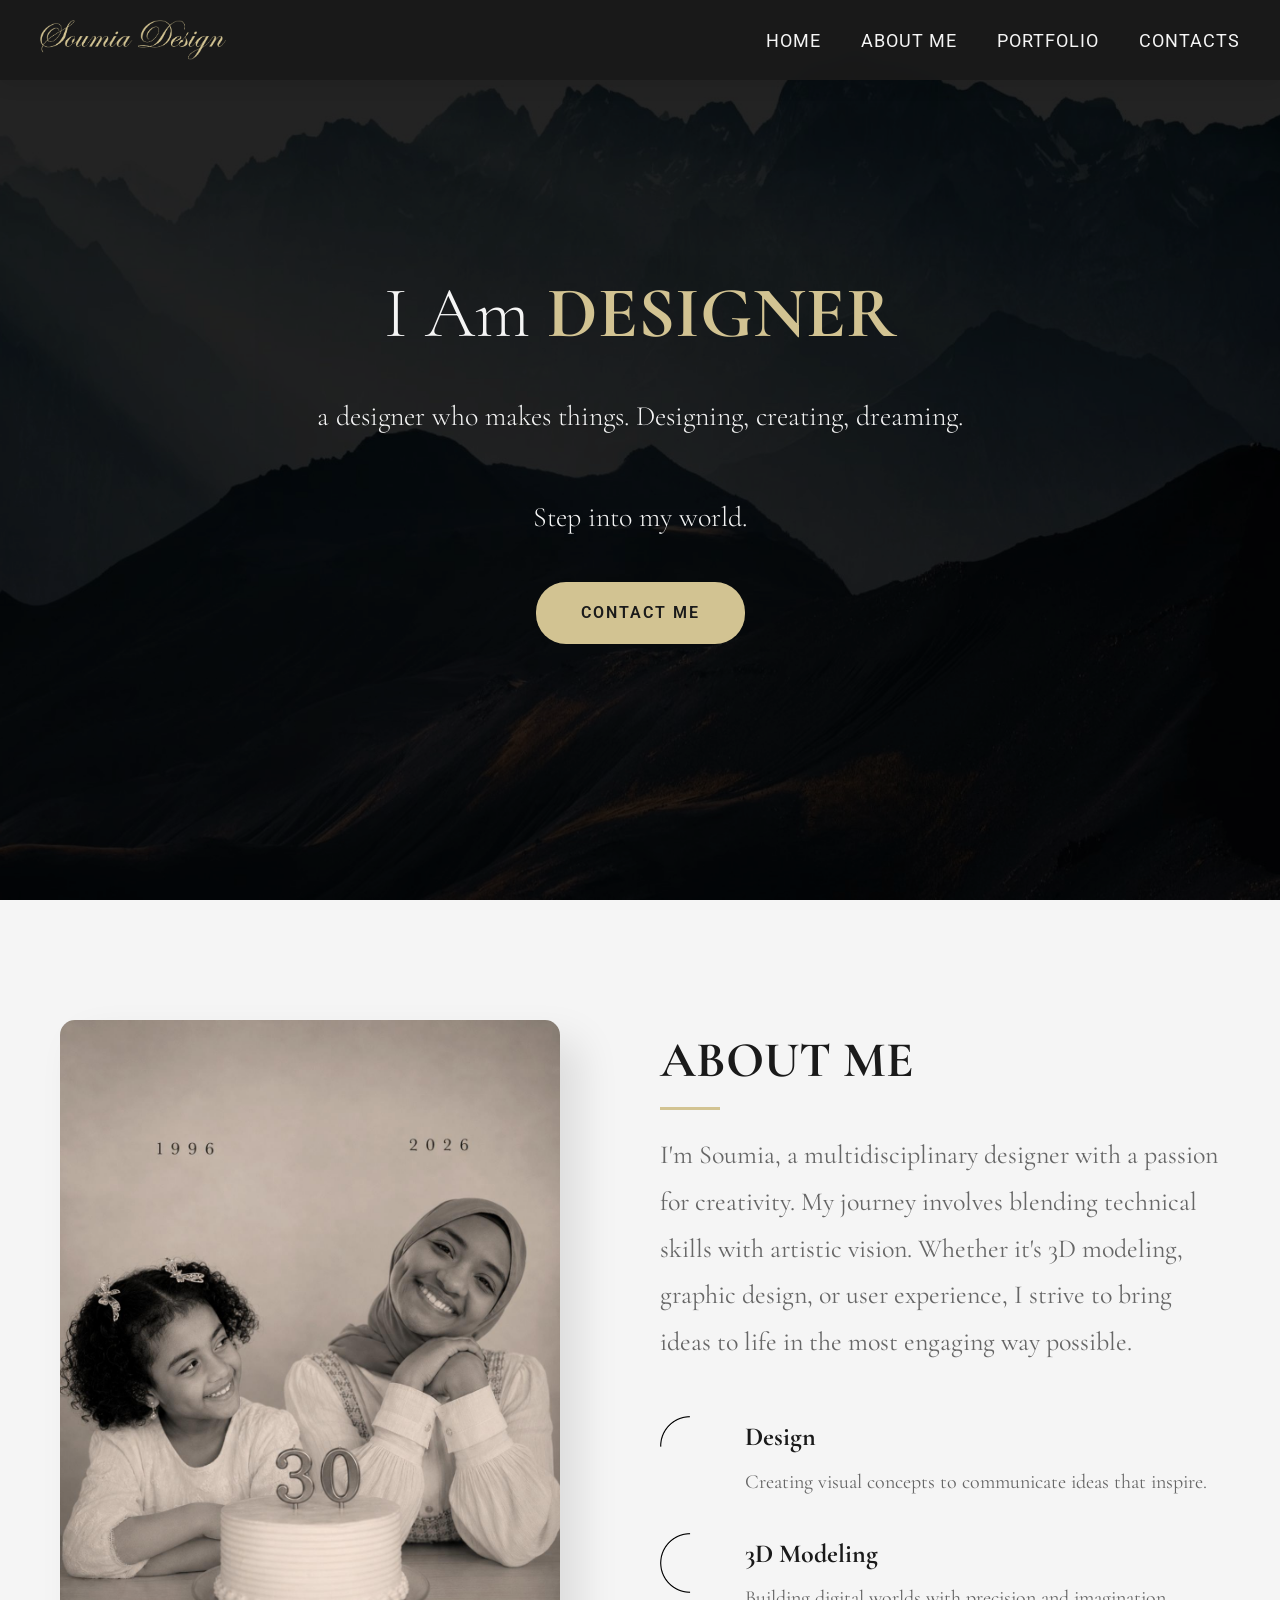
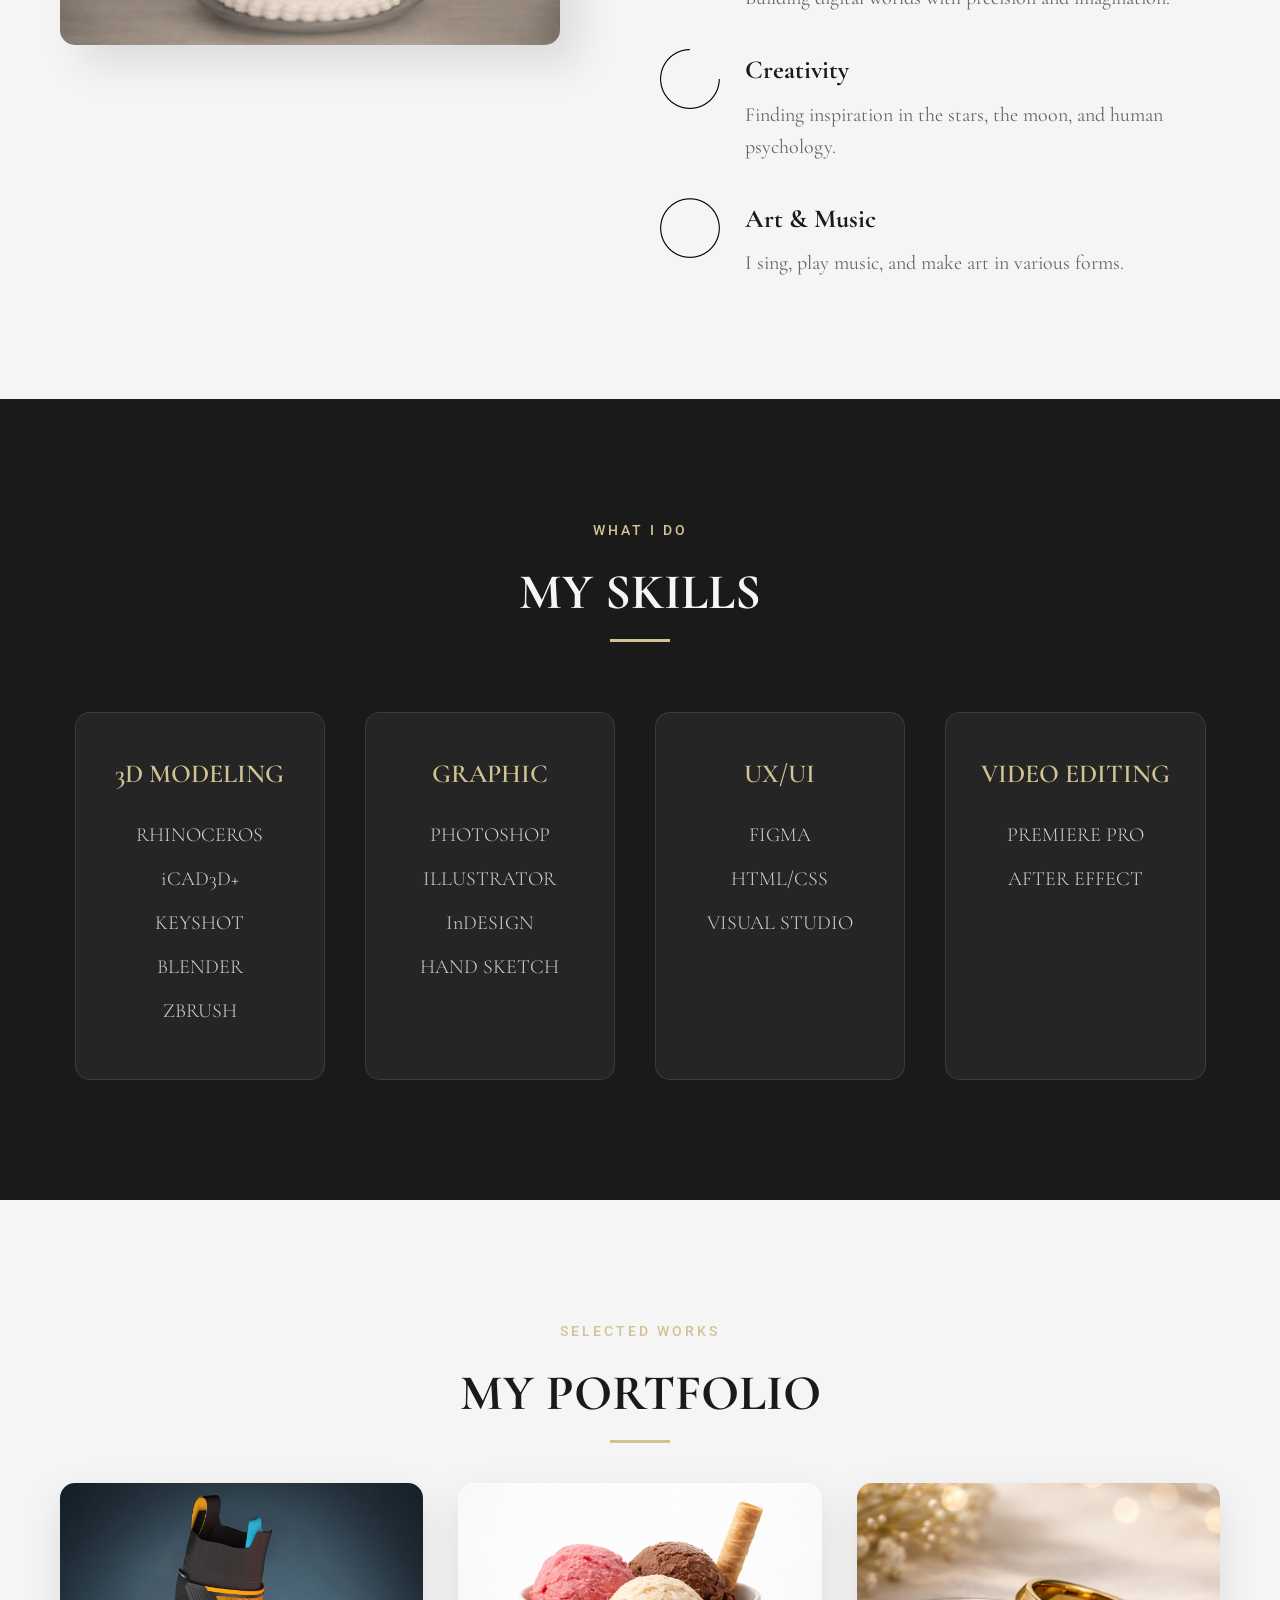
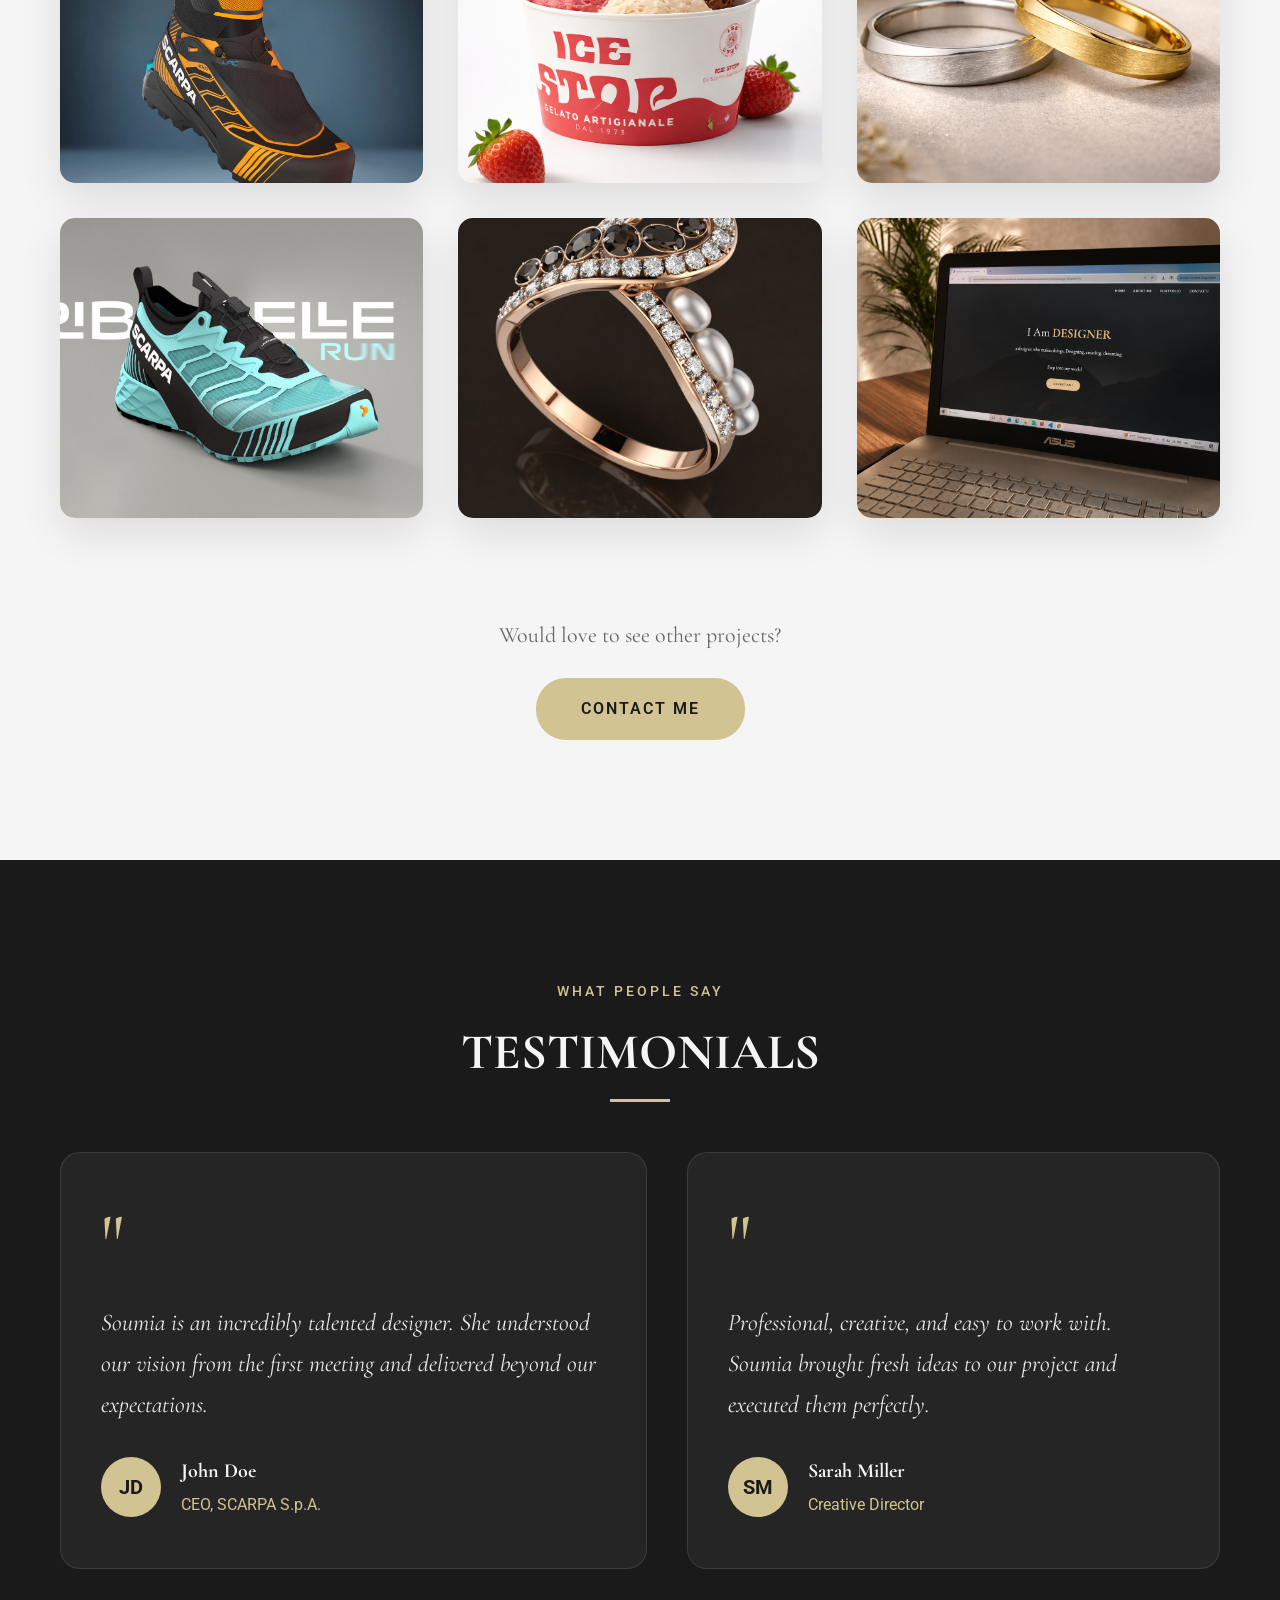
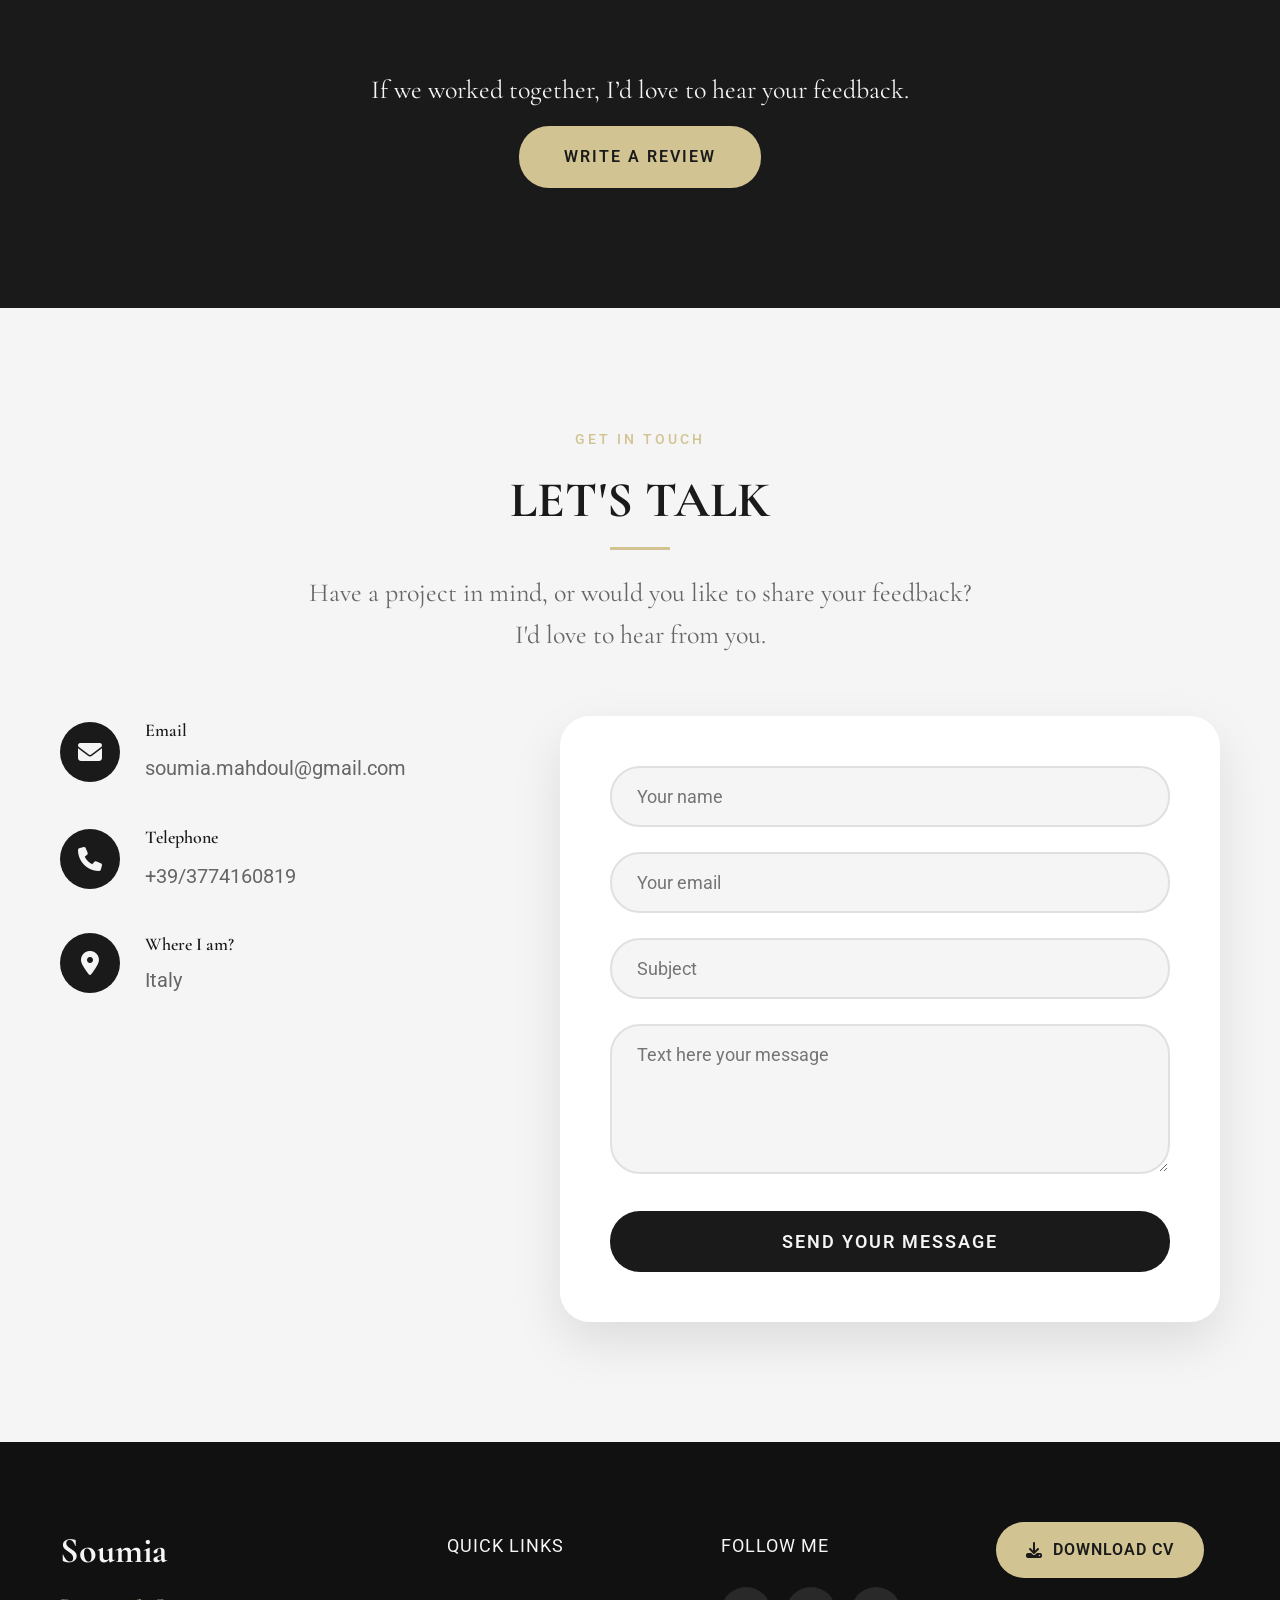
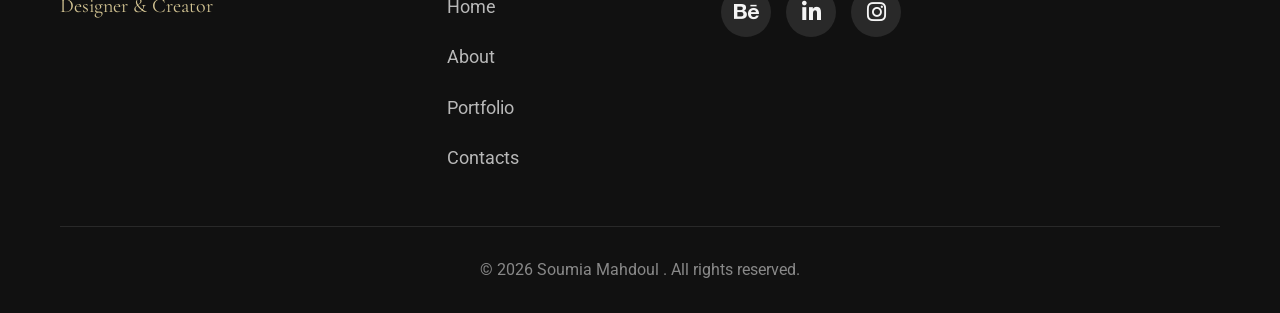
<file: index.html>
<!DOCTYPE html>
<html lang="en">

   <head>
      <meta charset="UTF-8">
      <meta name="viewport" content="width=device-width, initial-scale=1.0">
      <title>Soumia | Designer & Creator</title>
      <link rel="stylesheet" href="stylesheet.css">
      <link rel="preconnect" href="https://fonts.googleapis.com">
      <link rel="preconnect" href="https://fonts.gstatic.com" crossorigin>
      <link href="https://fonts.googleapis.com/css2?family=Cormorant+Garamond:ital,wght@0,300..700;1,300..700&family=Roboto:wght@100..900&display=swap" rel="stylesheet">
      <link rel="stylesheet" href="https://cdnjs.cloudflare.com/ajax/libs/font-awesome/6.4.0/css/all.min.css">
   </head>
   
   <body>
      <!-- HEADER -->
      <header class="main-header">
         <a href="#homepage" class="logo" aria-label="homepage">
            <img src="Immagini/logo-desktop.png" alt="Scritta Soumia Design" class="logo-desktop"/>
            <img src="Immagini/logo-mobile.png" alt="Scritta Soumia Design" class="logo-mobile"/>
         </a>
         <input type="checkbox" id="menu-toggle" class="menu-checkbox">
         <label for="menu-toggle" class="menu-toggle" aria-controls="primary-navigation"
               aria-expanded="false">
           <i class="fas fa-bars" aria-hidden="true"></i>
           <span class="sr-only">Open menu</span>
         </label>

        <nav id="primary-navigation" class="header-nav-ul" aria-label="primary-navigation">
          <ul class="header-ul">
            <li class="header-li"> <a href="#home" class="header-a"> Home </a> </li>
            <li class="header-li"> <a href="#aboutme" class="header-a"> About me </a> </li>
            <li class="header-li"> <a href="#portfolio" class="header-a"> Portfolio </a> </li>
            <li class="header-li"> <a href="#contacts" class="header-a"> Contacts </a> </li>
          </ul>
        </nav>
      </header>

      <!-- HERO SECTION -->
      <section id="home" class="hero-fullscreen" aria-labelledby="hero-title">
         <div class="hero-overlay" aria-hidden="true"></div>
         <div class="hero-text">
            <h1 id="hero-title" class="hero-title">
               I Am <span class="bold"> DESIGNER </span>
            </h1>
            <p class="hero-subtitle">
              a designer who makes things.
              Designing, creating, dreaming.<br><br>
              Step into my world.
            </p>
            <a href="#contacts" class="cta-button">Contact Me</a>
         </div>
      </section>

      <!-- ABOUT SECTION -->
      <section id="aboutme" class="about-section" aria-labelledby="about-title">
         <div class="about-container">
            <div class="about-image">
               <img class="foto-soumia" alt="Volto di Soumia sorridente" src="Immagini/Foto Soumia.jpeg">
            </div>
            <div class="about-content">
              <h2 id="about-title" class="section-title">ABOUT ME</h2>
              <p class="about-body">
                 I'm Soumia, a multidisciplinary designer with a passion for creativity. 
                 My journey involves blending technical skills with artistic vision.
                 Whether it's 3D modeling, graphic design, or user experience, 
                 I strive to bring ideas to life in the most engaging way possible.
              </p>

              <div class="about-features">
                <div class="feature-item">
                   <div class="feature-icon">
                      <img src="Immagini/Cerchi-04.png" aria-hidden="true" class="icon-img">
                   </div>
                   <div class="feature-text">
                      <h3>Design</h3>
                      <p>Creating visual concepts to communicate ideas that inspire.</p>
                   </div>
                </div>

                <div class="feature-item">
                   <div class="feature-icon">
                      <img src="Immagini/Cerchi-03.png" aria-hidden="true" class="icon-img">
                   </div>
                   <div class="feature-text">
                      <h3>3D Modeling</h3>
                      <p>Building digital worlds with precision and imagination.</p>
                   </div>
                </div>

                <div class="feature-item">
                   <div class="feature-icon">
                      <img src="Immagini/Cerchi-02.png" aria-hidden="true" class="icon-img">
                   </div>
                   <div class="feature-text">
                      <h3>Creativity</h3>
                      <p>Finding inspiration in the stars, the moon, and human psychology.</p>
                   </div>
                </div>

                <div class="feature-item">
                   <div class="feature-icon">
                      <img src="Immagini/Cerchi-01.png" aria-hidden="true" class="icon-img">
                   </div>
                   <div class="feature-text">
                      <h3>Art & Music</h3>
                      <p>I sing, play music, and make art in various forms.</p>
                   </div>
                </div>
              </div>
            </div>
         </div>
      </section>

      <!-- SKILLS SECTION -->
      <section class="skills-section" aria-labelledby="skills-title">
         <div class="skills-wrapper">
            <div class="skills-header">
               <p class="subtitle-H2">What I Do</p>
               <h2 class="section-title light" id="skills-title">MY SKILLS</h2>
            </div>
            
            <div class="skills-container">
               <div class="skill-card">
                  <h3>3D MODELING</h3>
                  <ul class="skill-list">
                      <li>RHINOCEROS</li>
                      <li>iCAD3D+</li>
                      <li>KEYSHOT</li>
                      <li>BLENDER</li>
                      <li>ZBRUSH</li>
                  </ul>
               </div>

               <div class="skill-card">
                  <h3>GRAPHIC</h3>
                  <ul class="skill-list">
                      <li>PHOTOSHOP</li>
                      <li>ILLUSTRATOR</li>
                      <li>InDESIGN</li>
                      <li>HAND SKETCH</li>
                  </ul>
               </div>
               
               <div class="skill-card">
                  <h3>UX/UI</h3>
                  <ul class="skill-list">
                      <li>FIGMA</li>
                      <li>HTML/CSS</li>
                      <li>VISUAL STUDIO</li>
                  </ul>
               </div>

               <div class="skill-card">
                  <h3>VIDEO EDITING</h3>
                  <ul class="skill-list">
                      <li>PREMIERE PRO</li>
                      <li>AFTER EFFECT</li>
                  </ul>
               </div>
            </div>
         </div>
      </section>

      <!-- PORTFOLIO SECTION -->
      <section id="portfolio" class="portfolio-section" aria-labelledby="portfolio-title">
         <div class="portfolio-header">
            <p class="subtitle-H2">Selected Works</p>
            <h2 class="section-title" id="portfolio-title">MY PORTFOLIO</h2>
         </div>
         
         <div class="portfolio-grid">
            
            <!-- Progetto 1 -->
            <a href="comingsoon.html" class="portfolio-item">
               <div class="portfolio-image">
                  <img src="Immagini/portfolio-1.jpg" alt="3D hiking shoe design rendered with realistic lighting">
                  <div class="portfolio-overlay" >
                     <div class="overlay-content">
                        <h3>Ribelle HD</h3>
                        <p>iCad + Rhinoceros + Vray</p>
                        <span class="cta-button-secondary"> Apri Progetto</span>
                     </div>
                  </div> 
               </div>
            </a>
            
            
            <!-- Progetto 2 -->
            <a href="comingsoon.html" class="portfolio-item">
               <div class="portfolio-image">
                  <img src="Immagini/portfolio-2.png" alt="ice cream cup with logo design">
                  <div class="portfolio-overlay">
                     <div class="overlay-content">
                        <h3>Ice Stop</h3>
                        <p>Rinnovo Logo + Grafiche prodotti </p>
                        <span class="cta-button-secondary"> Apri Progetto</span>
                     </div>
                  </div>
               </div>
            </a>
            
            <!-- Progetto 3 -->
            <a href="comingsoon.html" class="portfolio-item">
               <div class="portfolio-image">
                  <img src="Immagini/portfolio-3.png" alt="Ring design concept with intertwined metal bands">
                  <div class="portfolio-overlay">
                     <div class="overlay-content">
                        <h3>Helix</h3>
                        <p>Design + Rhinoceros + Produzione</p>
                        <span class="cta-button-secondary"> Apri Progetto</span>
                     </div>
                  </div>
               </div>
            </a>
            
            <!-- Progetto 4 -->
            <a href="comingsoon.html" class="portfolio-item">
               <div class="portfolio-image">
                  <img src="Immagini/portfolio-4.jpg" alt="3D Running shoe design rendered with realistic lighting">
                  <div class="portfolio-overlay">
                     <div class="overlay-content">
                        <h3>Goldengate</h3>
                        <p>iCad + Rhinoceros + Vray</p>
                        <span class="cta-button-secondary"> Apri Progetto</span>
                     </div>
                  </div>
               </div>
            </a>
            
            <!-- Progetto 5 -->
            <a href="comingsoon.html" class="portfolio-item">
               <div class="portfolio-image">
                  <img src="Immagini/Portfolio-5.png" alt="3D ring rendering">
                  <div class="portfolio-overlay">
                     <div class="overlay-content">
                        <h3>Lumiere</h3>
                        <p>Design + Rhino + Keyshot</p>
                        <span class="cta-button-secondary"> Apri Progetto </span>
                     </div>
                  </div>
               </div>
            </a>
            
            <!-- Progetto 6 -->
            <a href="comingsoon.html" class="portfolio-item">
               <div class="portfolio-image">
                  <img src="Immagini/Portfolio-6.png" alt="UX UI portfolio website interface design layout">
                  <div class="portfolio-overlay">
                     <div class="overlay-content">
                        <h3>Portfolio Website</h3>
                        <p>Figma + VS Code</p>
                        <span class="cta-button-secondary"> Apri Progetto </aspan>
                     </div>
                  </div>
               </div>
            </a>
         </div>
         
         <div class="portfolio-cta">
            <p>Would love to see other projects?</p>
            <a href="#contacts" class="cta-button">Contact Me</a>
         </div>
      </section>

      <!-- TESTIMONIALS SECTION -->
      <section class="testimonials-section" aria-labelledby="testimonials-title">
         <div class="testimonials-wrapper">
            <p class="subtitle-H2">What People Say</p>
            <h2 class="section-title light" id="testimonials-title">TESTIMONIALS</h2>
            
         <div class="testimonials-carousel" aria-label="testimonial-card"></div>   

            <div class="testimonials-container">
               <div class="testimonial-card">
                  <div class="quote-icon" aria-hidden="true">"</div>
                  <p class="testimonial-text">
                     Soumia is an incredibly talented designer. She understood our vision 
                     from the first meeting and delivered beyond our expectations.
                  </p>
                  <div class="testimonial-author">
                     <div class="author-avatar" aria-hidden="true">JD</div>
                     <div class="author-info">
                        <h4>John Doe</h4>
                        <p>CEO, SCARPA S.p.A.</p>
                     </div>
                  </div>
               </div>
               
               <div class="testimonial-card">
                  <div class="quote-icon" aria-hidden="true">"</div>
                  <p class="testimonial-text">
                     Professional, creative, and easy to work with. Soumia brought 
                     fresh ideas to our project and executed them perfectly.
                  </p>
                  <div class="testimonial-author">
                     <div class="author-avatar" aria-hidden="true">SM</div>
                     <div class="author-info">
                        <h4>Sarah Miller</h4>
                        <p>Creative Director</p>
                     </div>
                  </div>
               </div>
            </div>
          
          <p id="feedback-title" class="feedback-text" aria-labelledby="feedback-text">
           If we worked together, I’d love to hear your feedback.
          </p>

           <a href="#contacts" class="cta-button">
           Write a review
           </a>  
         </div>
      </section>

      <!-- CONTACTS SECTION -->
       <section id="contacts" class="contacts-section">
         <div class="contacts-container">
            <div class="contacts-header">
               <p class="subtitle-H2">Get In Touch</p>
               <h2 class="section-title" id="contact-title">LET'S TALK</h2>
               <p class="contacts-intro">Have a project in mind, or would you like to share your feedback? <br>
                I'd love to hear from you.</p>
            </div>
            
            <div class="contacts-content">
               <div class="contact-info">
                  <div class="contact-item">
                     <div class="contact-icon" aria-hidden="true">
                        <i class="fas fa-envelope"></i>
                     </div>
                     <div class="contact-details">
                        <h4>Email</h4>
                        <a href="mailto:soumia@email.com">soumia.mahdoul@gmail.com</a>
                     </div>
                  </div>
                  
                  <div class="contact-item">
                     <div class="contact-icon" aria-hidden="true">
                        <i class="fas fa-phone"></i>
                     </div>
                     <div class="contact-details">
                        <h4>Telephone</h4>
                        <a href="tel:+39/3774160819">+39/3774160819</a>
                     </div>
                  </div>
                  
                  <div class="contact-item">
                     <div class="contact-icon" aria-hidden="true">
                        <i class="fas fa-map-marker-alt"></i>
                     </div>
                     <div class="contact-details">
                        <h4>Where I am?</h4>
                        <p>Italy</p>
                     </div>
                  </div>
               </div>
               
               <form class="contact-form"
                     id="contactForm"
                     action="https://formspree.io/f/xvznwyvb"
                     method="POST"
                     aria-label="contact form"
                     >
                     
                  <div class="form-group">
                     <input type="text" id="name" name="name" placeholder="Your name" required>
                  </div>
                  <div class="form-group">
                     <input type="email" id="email" name="email" placeholder="Your email" required>
                  </div>
                  <div class="form-group">
                     <input type="text" id="subject" name="subject" placeholder="Subject">
                  </div>
                  <div class="form-group">
                     <textarea id="message" name="message" placeholder="Text here your message" rows="5" required></textarea>
                  </div>
                  <button type="submit" class="submit-btn">Send your message</button>
               </form>
            </div>
         </div>
       </section>

      <!-- FOOTER -->
      <footer class="main-footer">
         <div class="footer-content">
            <div class="footer-brand">
               <h3>Soumia</h3>
               <p>Designer & Creator</p>
            </div>
            
            <div class="footer-links" aria-label="Footer navigation">
               <h4>Quick Links</h4>
               <ul>
                  <li><a href="#home">Home</a></li>
                  <li><a href="#aboutme">About</a></li>
                  <li><a href="#portfolio">Portfolio</a></li>
                  <li><a href="#contacts">Contacts</a></li>
               </ul>
            </div>
            
            <div class="footer-social">
               <h4>Follow me</h4>
               <div class="social-icons">
                  <a href="https://www.behance.net/soumiamahdoul" target="_blank" class="social-link" aria-label="Behance profile">
                     <i class="fab fa-behance"></i>
                  </a>
                  <a href="https://www.linkedin.com/in/soumia-mahdoul-189021189" target="_blank" class="social-link" aria-label="LinkedIn profile">
                     <i class="fab fa-linkedin-in"></i>
                  </a>
                  <a href="https://www.instagram.com/questionediforza/" target="_blank" class="social-link" aria-label="Instagram profile">
                     <i class="fab fa-instagram"></i>
                  </a>
                
               </div>
            </div>
            
            <div class="footer-cta">
               <a href="Assets/CV Soumia Mahdoul.pdf" download class="cv-download">
                  <i class="fas fa-download"></i> Download CV
               </a>
            </div>
         </div>


         <div class="footer-bottom">
            <p> © 2026 Soumia Mahdoul . All rights reserved.</p>
         </div>
      </footer>
   </body>
</html>
</file>
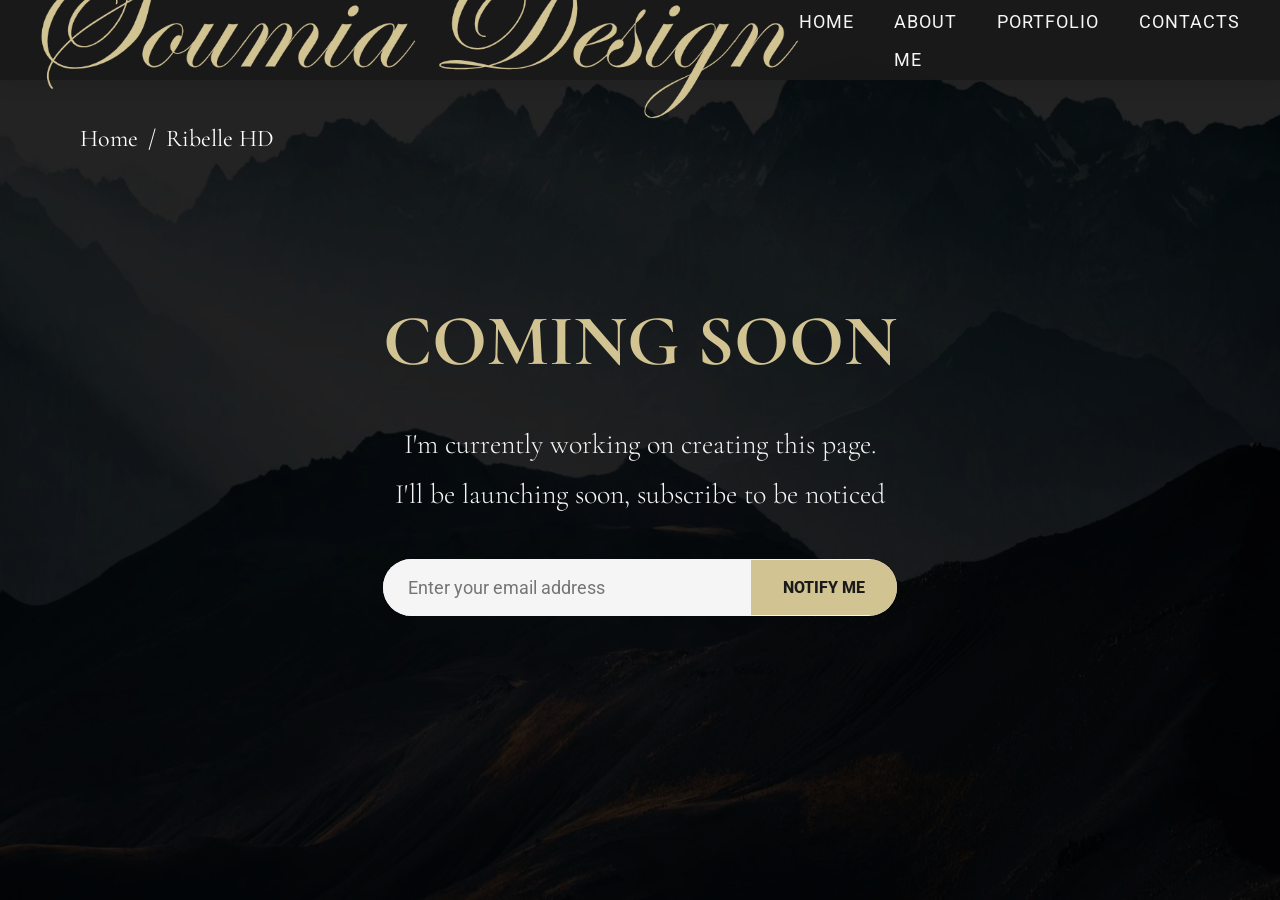
<file: comingsoon.html>
<!DOCTYPE html>
<html lang="en"> 
   <head>
      <meta charset="UTF-8">
      <meta name="viewport" content="width=device-width, initial-scale=1.0">
      <title> Coming soon </title>
      <link rel="stylesheet" href="stylesheet.css">
      <link rel="preconnect" href="https://fonts.googleapis.com">
      <link rel="preconnect" href="https://fonts.gstatic.com" crossorigin>
      <link href="https://fonts.googleapis.com/css2?family=Cormorant+Garamond:ital,wght@0,300..700;1,300..700&family=Roboto:wght@100..900&display=swap" rel="stylesheet">
      <link rel="stylesheet" href="https://cdnjs.cloudflare.com/ajax/libs/font-awesome/6.4.0/css/all.min.css">
   </head>

   <body>
      <!-- HEADER -->
      <header class="main-header">
         <a href="#homepage" class="logo" aria-label="homepage">
            <img src="Immagini/Logo.png" alt="Scritta Soumia Design" class="logo-img"/>
         </a>
         <input type="checkbox" id="menu-toggle" class="menu-checkbox">
         <label for="menu-toggle" class="menu-toggle">
           <i class="fas fa-bars"></i>
         </label>

        <nav class="header-nav-ul">
          <ul class="header-ul">
            <li class="header-li"> <a href="#home" class="header-a"> Home </a> </li>
            <li class="header-li"> <a href="#aboutme" class="header-a"> About me </a> </li>
            <li class="header-li"> <a href="#portfolio" class="header-a"> Portfolio </a> </li>
            <li class="header-li"> <a href="#contacts" class="header-a"> Contacts </a> </li>
          </ul>
        </nav>
      </header>

      <section id="home" class="hero-fullscreen">

         <nav class="breadcrumb">
             <a href="homepage.html">Home</a>
             <span>/</span>
             <span>Ribelle HD</span>
            </nav>

         <div class="hero-overlay"></div>
            <div class="hero-text">
               <h1 class="hero-title">
                  <span class="bold"> COMING SOON </span>
               </h1>
               <p class="hero-subtitle">
                  I'm currently working on creating this page.<br>
                  I'll be launching soon, subscribe to be noticed
               </p>
        
            <form class="newsletter-form">
               <input
                type="email"
                placeholder="Enter your email address"
                required
               >

               <button type="submit">
               NOTIFY ME
                </button>

            </form>

         </div>
      </section>
   </body>
</html>
</file>
<file: stylesheet.css>
/* ============================================
   SOUMIA PORTFOLIO - STYLESHEET
   ============================================ */

/* Import Fonts */
@import url('https://fonts.googleapis.com/css2?family=Cormorant+Garamond:ital,wght@0,300..700;1,300..700&family=Roboto:wght@100..900&display=swap');

/* ============================================
   VARIABLES & RESET
   ============================================ */
:root {
   --primary-color: #1a1a1a;
   --secondary-color: #d2c392;
   --text-light: #f5f5f5;
   --text-dark: #1a1a1a;
   --text-gray: #666666;
   --bg-light: #f5f5f5;
   --bg-dark: #1a1a1a;

   --font-primary: 'Cormorant Garamond', serif;
   --font-secondary: 'Roboto', sans-serif;
   --transition: all 0.3s ease;

   --h1: clamp(2.6rem, 5vw, 4.5rem);
   --h2: clamp(2rem, 3vw, 3rem);
   --h3: clamp(1.4rem, 2vw, 1.8rem);
   --h4: clamp(1.2rem, 1.6vw, 1.4rem);

   --text-sm: clamp(0.9rem, 1vw, 1rem);
   --text-md: clamp(1rem, 1.2vw, 1.125rem);
   --text-lg: clamp(1.125rem, 1.5vw, 1.25rem)
}

* {
   margin: 0;
   padding: 0;
   box-sizing: border-box;
}

html {
   scroll-behavior: smooth;
}

body {
   font-family: var(--font-primary);
   font-size: 24px;
   line-height: 1.6;
   color: var(--text-dark);
   background-color: var(--bg-light);
   overflow-x: hidden;
}

h1, h2, h3, h4 {
   font-weight: 700;
   margin-bottom: 1rem;
}

h1 {
   font-size: var(--h1);
}

h2 {
   font-size: var(--h2);
}

h3 {
   font-size: var(--h3);
}

h4 {
   font-size: var(--h4);
}

p {
   font-size: var(--text-md);
   line-height: 1.6;
   margin-bottom: 1rem;
}

a {
   text-decoration: none;
   color: inherit;
   transition: var(--transition);
}

ul {
   list-style: none;
}

img {
   max-width: 100%;
   height: auto;
   display: block;
}

.section-title {
   color: var(--bg-dark);
   font-size: 50px;
   font-weight: 700;
   margin-bottom: 2rem;
   position: relative;
   display: inline-block;
}

.section-title::after {
   content: '';
   position: absolute;
   bottom: -10px;
   left: 0;
   width: 60px;
   height: 3px;
   background-color: var(--secondary-color);
}

.section-title.light {
   color: var(--text-light);
}

.section-title.light::after {
   background-color: var(--secondary-color);
}

.subtitle-H2 {
   font-family: var(--font-secondary);
   font-size: 14px;
   text-transform: uppercase;
   letter-spacing: 3px;
   color: var(--secondary-color);
   margin-bottom: 10px;
   font-weight: 500;
}

/* ============================================
   HEADER & NAVIGATION
   ============================================ */
.main-header {
   position: fixed;
   top: 0;
   left: 0;
   width: 100%;
   z-index: 1000;
   background-color: rgba(26, 26, 26, 0.95);
   backdrop-filter: blur(10px);
   height: 80px;
   display: flex;
   align-items: center;
   justify-content: flex-end;
   box-shadow: 0 2px 20px rgba(0, 0, 0, 0.1);
}

.menu-toggle {
   display: none;
}

.logo {
   margin-right: auto;
   padding-left: 40px;
}

.logo-desktop {
  height: 40px;
  width: auto;
}

.logo-mobile {
  height: 40px;
  width: auto;
  display: none;
}

.header-nav-ul {
   padding-right: 40px;
}

.header-ul {
   display: flex;
   gap: 40px;
}

.header-li {
   position: relative;
}

.header-a {
   color: var(--text-light);
   font-family: var(--font-secondary);
   font-size: 18px;
   font-weight: 400;
   text-transform: uppercase;
   letter-spacing: 1px;
   padding: 10px 0;
}

.header-a::after {
   content: '';
   position: absolute;
   bottom: 0;
   left: 0;
   width: 0;
   height: 2px;
   background-color: var(--secondary-color);
   transition: var(--transition);
}

.header-a:hover {
   color: var(--secondary-color);
}

.header-a:hover::after {
   width: 100%;
}

/* ============================================
   HERO FULLSCREEN - IMMAGINE SFONDO
   ============================================ */
.hero-fullscreen {
   position: relative;
   width: 100%;
   height: 100vh;              /* Altezza schermo intero */
   min-height: 100vh;          /* Minimo 800px */
   background-image: url('Immagini/Sfondo.jpg');  /* LA TUA IMMAGINE */
   background-size: cover;     /* Copre tutto lo schermo */
   background-position: center; /* Centrata */
   background-repeat: no-repeat;
   display: flex;
   align-items: center;
   justify-content: center;
   margin-top: 0px;           /* Spazio per header fisso */
}

/* Overlay scuro per far risaltare il testo */
.hero-overlay {
   position: absolute;
   top: 0;
   left: 0;
   width: 100%;
   height: 100%;
   background: rgba(0, 0, 0, 0.4); /* Nero semi-trasparente */
   z-index: 1;
}


/* Contenitore testo */
.hero-text {
   position: relative;
   z-index: 2;
   max-width: 700px;
   padding: 0 20px;
   color: var(--text-light);
   text-align: center;
}
   
.hero-title {
   font-size: 72px;
   font-weight: 300;
   margin-bottom: 20px;
   animation: fadeInUp 1s ease;
}

.hero-title .bold {
   font-weight: 800;     /* "DESIGNER" = GRASSO */
   color: #d2c392;
}

.hero-subtitle {
   font-size: 28px;
   font-weight: 300;
   line-height: 1.8;
   margin-bottom: 40px;
   animation: fadeInUp 1s ease 0.2s both;
}



.cta-button {
   display: inline-block;
   padding: 18px 45px;
   background-color: var(--secondary-color);
   color: var(--text-dark);
   font-family: var(--font-secondary);
   font-size: 16px;
   font-weight: 600;
   text-transform: uppercase;
   letter-spacing: 2px;
   border-radius: 30px;
   transition: var(--transition);
   animation: fadeInUp 1s ease 0.4s both;
}

.cta-button:hover {
   background-color: #c4a030;
   transform: translateY(-3px);
   box-shadow: 0 10px 30px rgba(212, 175, 55, 0.3);
}

.cta-button:active {
   transform: scale(0.97);
   filter: brightness(0.6);
}

.cta-button-secondary {
   display: inline-block;
   padding: 18px 45px;
   background-color: var(--bg-dark);
   color: var(--text-light);
   font-family: var(--font-secondary);
   font-size: 16px;
   font-weight: 600;
   text-transform: uppercase;
   letter-spacing: 2px;
   border-radius: 30px;
   transition: var(--transition);
   animation: fadeInUp 1s ease 0.4s both;
}

.cta-button-secondary:hover {
   background-color: var(--secondary-color);
   color: #111;
   transform: translateY(-3px);

}

.cta-button-secondary:active {
   transform: scale(0.97);
   filter: brightness(0.6);
}


/* ============================================
   BREADCRUMBS
   ============================================ */

.breadcrumb{
    position: absolute;
    top: 120px; /* regola in base all'header */
    left: 80px;
    z-index: 3;

    display: flex;
    gap: 10px;

}

.breadcrumb a,
.breadcrumb span{
    color: white;
    text-decoration: none;
}

.breadcrumb a:hover{
    opacity: 0.8;
    color:#d2c392;
}


.newsletter-form{
   display: flex;
   align-items: center;
   width: 100%;
   max-width: 600px;
   background: var(--bg-light);
   border: none;
   border-radius: 30px;
   overflow: hidden;
}

.newsletter-form input{
   flex: 1;
   padding: 18px 25px;
   border: none;
   outline: none;
   background: var(--bg-light);
   font-family: var(--font-secondary);
   font-size: 18px;
   color: var(--text-dark);
   transition: var(--transition);
}

.newsletter-form input:focus{
   background: white;
}

.newsletter-form button{
   padding: 18px 32px;
   border: none;
   outline: none;
   cursor: pointer;
   background: var(--secondary-color);
   font-family: var(--font-secondary);
   font-size: 16px;
   font-weight: 800;
   color: var(--text-dark);
   transition: var(--transition);
   border-radius: 0;
}

.newsletter-form button:hover{
  background-color: #c4a030;
  box-shadow: 0 10px 30px rgba(212, 175, 55, 0.3);
}

.newsletter-form button:active {
   transform: scale(0.97);
   filter: brightness(0.6);
}

/* ============================================
   ABOUT SECTION
   ============================================ */
.about-section {
   padding: 120px 60px;
   background-color: var(--bg-light);
}

.about-container {
   max-width: 1400px;
   margin: 0 auto;
   display: flex;
   align-items: flex-start;
   justify-content: center;
   gap: 100px;
}

.about-image {
   flex: 0 0 500px;
}

.foto-soumia {
   width: 100%;
   height: auto;
   border-radius: 15px;
   box-shadow: 20px 20px 40px rgba(0, 0, 0, 0.1);
   transition: var(--transition);
}

.foto-soumia:hover {
   transform: scale(1.02);
}

.about-content {
   flex: 1;
   max-width: 700px;
}

.about-body {
   font-size: 26px;
   line-height: 1.8;
   color: var(--text-gray);
   margin-bottom: 50px;
}

.about-features {
   display: flex;
   flex-direction: column;
   gap: 35px;
}

.feature-item {
   display: flex;
   align-items: flex-start;
   gap: 25px;
}

.feature-icon {
   flex: 0 0 60px;
}

.icon-img {
   width: 60px;
   height: auto;
   transition: var(--transition);
}

.feature-item:hover .icon-img {
   transform: rotate(10deg) scale(1.1);
}

.feature-text {
   flex: 1;
}

.feature-text h3 {
   font-size: 26px;
   font-weight: 700;
   margin-bottom: 8px;
   color: var(--text-dark);
}

.feature-text p {
   font-size: 20px;
   color: var(--text-gray);
   margin: 0;
}

/* ============================================
   SKILLS SECTION
   ============================================ */
.skills-section {
   background-color: var(--bg-dark);
   padding: 120px 60px;
}

.skills-wrapper {
   max-width: 1400px;
   margin: 0 auto;
}

.skills-header {
   text-align: center;
   margin-bottom: 80px;
}

.skills-header .section-title {
   display: block;
}

.skills-header .section-title::after {
   left: 50%;
   transform: translateX(-50%);
}

.skills-container {
   display: flex;
   justify-content: center;
   flex-wrap: wrap;
   gap: 40px;
}

.skill-card {
   background: rgba(255, 255, 255, 0.05);
   border: 1px solid rgba(255, 255, 255, 0.1);
   border-radius: 15px;
   padding: 40px 35px;
   min-width: 250px;
   text-align: center;
   transition: var(--transition);
}


.skill-card h3 {
   color: var(--secondary-color);
   font-size: 26px;
   margin-bottom: 25px;
   font-weight: 600;
}

.skill-list {
   list-style: none;
   padding: 0;
   margin: 0;
   font-family: var(--font-primary);
}

.skill-list li {
   font-size: 20px;
   font-weight: 300;
   color: rgba(255, 255, 255, 0.8);
   margin-bottom: 12px;
}

/* ============================================
   PORTFOLIO SECTION
   ============================================ */
.portfolio-section {
   padding: 120px 60px;
   background-color: var(--bg-light);
}

.portfolio-header {
   text-align: center;
   margin-bottom: 50px;
}

.portfolio-header .section-title {
   display: block;
}

.portfolio-header .section-title::after {
   left: 50%;
   transform: translateX(-50%);
}

.portfolio-grid {
   display: grid;
   grid-template-columns: repeat(auto-fit, minmax(350px, 1fr));
   gap: 35px;
   max-width: 1400px;
   margin: 0 auto 60px;
}

.portfolio-item {
   position: relative;
   display: block;
   border-radius: 15px;
   overflow: hidden;
   box-shadow: 0 15px 40px rgba(0, 0, 0, 0.1);
   transition: var(--transition);
   text-decoration: none;
   color: inherit;
}

.portfolio-item:hover {
   transform: translateY(-10px);
   box-shadow: 0 25px 50px rgba(0, 0, 0, 0.15);
}

.portfolio-item.hidden {
   display: none;
}

.portfolio-image {
   position: relative;
   width: 100%;
   height: 300px;
   overflow: hidden;
}

.portfolio-image img {
   width: 100%;
   height: 100%;
   object-fit: cover;
   transition: transform 0.5s ease;
}

.portfolio-item:hover .portfolio-image img {
   transform: scale(1.1);
}

.portfolio-overlay {
   position: absolute;
   top: 0;
   left: 0;
   width: 100%;
   height: 100%;
   background: rgba(26, 26, 26, 0.9);
   display: flex;
   align-items: center;
   justify-content: center;
   opacity: 0;
   transition: var(--transition);
}

.portfolio-item:hover .portfolio-overlay {
   opacity: 1;
}

.overlay-content {
   text-align: center;
   color: var(--text-light);
   padding: 20px;
   transform: translateY(20px);
   transition: var(--transition);
}

.portfolio-item:hover .overlay-content {
   transform: translateY(0);
}

.overlay-content h3 {
   font-size: 26px;
   margin-bottom: 10px;
   color: var(--secondary-color);
}

.overlay-content p {
   font-size: 20px;
   margin-bottom: 20px;
   opacity: 0.8;
}

.view-project {
   display: inline-block;
   padding: 12px 30px;
   border: 2px solid var(--secondary-color);
   color: var(--secondary-color);
   font-family: var(--font-secondary);
   font-size: 14px;
   text-transform: uppercase;
   letter-spacing: 1px;
   border-radius: 50px;
}

.view-project:hover {
   background-color: var(--secondary-color);
   color: var(--text-dark);
}

.portfolio-cta {
   text-align: center;
   padding-top: 40px;
}

.portfolio-cta p {
   font-size: 22px;
   margin-bottom: 25px;
   color: var(--text-gray);
}

/* ============================================
   TESTIMONIALS SECTION
   ============================================ */
.testimonials-section {
   background-color: var(--bg-dark);
   padding: 120px 60px;
}

.testimonials-wrapper {
   max-width: 1400px;
   margin: 0 auto;
   text-align: center;
}

.testimonials-wrapper .section-title {
   display: block;
   margin-bottom: 60px;
}

.testimonials-wrapper .section-title::after {
   left: 50%;
   transform: translateX(-50%);
}

.testimonials-carousel {
   display: flex;
   align-items: stretch;
   justify-content: center;
   gap: 30px;
}

.testimonials-container {
   display: flex;
   justify-content: center;
   gap: 40px;
   flex-wrap: nowrap;
   margin-bottom: 100px;
}

.testimonial-card {
   background: rgba(255, 255, 255, 0.05);
   border: 1px solid rgba(255, 255, 255, 0.1);
   border-radius: 20px;
   padding: 50px 40px;
   max-width: 600px;
   text-align: left;
   transition: var(--transition);
}

.quote-icon {
   font-size: 80px;
   color: var(--secondary-color);
   font-family: var(--font-primary);
   line-height: 1;
   margin-bottom: 20px;
}

.testimonial-text {
   font-size: 24px;
   font-style: italic;
   color: rgba(255, 255, 255, 0.9);
   margin-bottom: 30px;
   line-height: 1.7;
}

.testimonial-author {
   display: flex;
   align-items: center;
   gap: 20px;
}

.author-avatar {
   width: 60px;
   height: 60px;
   background: var(--secondary-color);
   border-radius: 50%;
   display: flex;
   align-items: center;
   justify-content: center;
   font-family: var(--font-secondary);
   font-size: 20px;
   font-weight: 700;
   color: var(--text-dark);
}

.author-info h4 {
   font-size: 20px;
   color: var(--text-light);
   margin-bottom: 5px;
}

.author-info p {
   font-size: 16px;
   color: var(--secondary-color);
   margin: 0;
   font-family: var(--font-secondary);
}

.feedback-text {
   font-size: 26px;
   color: var(--text-light);
   margin-top: 20px;
}

/* ============================================
   CONTACTS SECTION
   ============================================ */
.contacts-section {
   padding: 120px 60px;
   background-color: var(--bg-light);
}

.contacts-container {
   max-width: 1400px;
   margin: 0 auto;
}

.contacts-header {
   text-align: center;
   margin-bottom: 60px;
}

.contacts-header .section-title {
   display: block;
}

.contacts-header .section-title::after {
   left: 50%;
   transform: translateX(-50%);
}

.contacts-intro {
   font-size: 26px;
   color: var(--text-gray);
   margin-top: 20px;
}

.contacts-content {
   display: grid;
   grid-template-columns: 1fr 1.5fr;
   gap: 60px;
   align-items: start;
}

.contact-info {
   display: flex;
   flex-direction: column;
   gap: 35px;
}

.contact-item {
   display: flex;
   align-items: center;
   gap: 25px;
}

.contact-icon {
   width: 60px;
   height: 60px;
   background: var(--bg-dark);
   border-radius: 50%;
   display: flex;
   align-items: center;
   justify-content: center;
   transition: var(--transition);
}


.contact-icon i {
   font-size: 24px;
   color: var(--text-light);
   transition: var(--transition);
}


.contact-details h4 {
   font-size: 18px;
   font-weight: 600;
   margin-bottom: 5px;
   color: var(--text-dark);
}

.contact-details p,
.contact-details a {
   font-size: 20px;
   color: var(--text-gray);
   font-family: var(--font-secondary);
   margin: 0;
}

.contact-details a:hover {
   color: var(--secondary-color);
}

.contact-form {
   background: white;
   padding: 50px;
   border-radius: 30px;
   box-shadow: 0 20px 50px rgba(0, 0, 0, 0.1);
}

.form-group {
   margin-bottom: 25px;
}

.form-group input,
.form-group textarea {
   width: 100%;
   padding: 18px 25px;
   border: 2px solid #e0e0e0;
   border-radius: 30px;
   font-family: var(--font-secondary);
   font-size: 18px;
   color: var(--text-dark);
   background: var(--bg-light);
   transition: var(--transition);
}

.form-group input:focus,
.form-group textarea:focus {
   outline: none;
   border-color: var(--secondary-color);
   background: white;
}

.form-group textarea {
   resize: vertical;
   min-height: 150px;
}

.submit-btn {
   width: 100%;
   padding: 20px;
   background: var(--bg-dark);
   border: none;
   border-radius: 30px;
   color: var(--text-light);
   font-family: var(--font-secondary);
   font-size: 18px;
   font-weight: 600;
   text-transform: uppercase;
   letter-spacing: 2px;
   cursor: pointer;
   transition: var(--transition);
}

.submit-btn:hover {
   background: var(--secondary-color);
   color: var(--text-dark);
}

.submit-btn:active {
   transform: scale(0.97);
   filter: brightness(0.6);
}


/* ============================================
   FOOTER
   ============================================ */
.main-footer {
   background-color: #111;
   padding: 80px 60px 30px;
}

.footer-content {
   max-width: 1400px;
   margin: 0 auto;
   display: grid;
   grid-template-columns: 1.5fr 1fr 1fr 1fr;
   gap: 50px;
   padding-bottom: 50px;
   border-bottom: 1px solid rgba(255, 255, 255, 0.1);
}

.footer-brand h3 {
   font-size: 36px;
   color: var(--text-light);
   margin-bottom: 10px;
}

.footer-brand p {
   font-size: 20px;
   color: var(--secondary-color);
   margin: 0;
}

.footer-links h4,
.footer-social h4 {
   color: var(--text-light);
   font-family: var(--font-secondary);
   font-size: 18px;
   font-weight: 400;
   text-transform: uppercase;
   letter-spacing: 1px;
   padding: 10px 0;
}

.footer-links ul {
   display: flex;
   flex-direction: column;
   gap: 12px;
}

.footer-links a {
   font-family: var(--font-secondary);
   font-size: 18px;
   color: rgba(255, 255, 255, 0.7);
}

.footer-links a:hover {
   color: var(--secondary-color);
   padding-left: 10px;
}

.social-icons {
   display: flex;
   gap: 15px;
}

.social-link {
   width: 50px;
   height: 50px;
   background: rgba(255, 255, 255, 0.1);
   border-radius: 50%;
   display: flex;
   align-items: center;
   justify-content: center;
   transition: var(--transition);
}

.social-link i {
   font-size: 22px;
   color: var(--text-light);
}

.social-link:hover {
   background: var(--secondary-color);
   transform: translateY(-5px);
}

.social-link:hover i {
   color: var(--text-dark);
}

.social-link:active {
   transform: scale(0.97);
   filter: brightness(0.6);
}

.cv-download {
   display: inline-flex;
   align-items: center;
   gap: 10px;
   padding: 15px 30px;
   background: var(--secondary-color);
   color: var(--text-dark);
   font-family: var(--font-secondary);
   font-size: 16px;
   font-weight: 600;
   text-transform: uppercase;
   letter-spacing: 1px;
   border-radius: 50px;
   transition: var(--transition);
}

.cv-download:hover {
   background: #c4a030;
   transform: translateY(-3px);
   box-shadow: 0 10px 30px rgba(212, 175, 55, 0.3);
}


.footer-bottom {
   max-width: 1400px;
   margin: 0 auto;
   padding-top: 30px;
   text-align: center;
}

.footer-bottom p {
   font-family: var(--font-secondary);
   font-size: 16px;
   color: rgba(255, 255, 255, 0.5);
   margin: 0;
}

/* ============================================
   ACCESSIBILITY
   ============================================ */
.sr-only {
  position: absolute;
  width: 1px;
  height: 1px;
  margin: -1px;
  padding: 0;
  overflow: hidden;
  clip: rect(0, 0, 0, 0);
  white-space: nowrap;
  border: 0;
}



/* ============================================
   ANIMATIONS
   ============================================ */
@keyframes fadeIn {
   from {
      opacity: 0;
   }
   to {
      opacity: 1;
   }
}

@keyframes fadeInUp {
   from {
      opacity: 0;
      transform: translateY(30px);
   }
   to {
      opacity: 1;
      transform: translateY(0);
   }
}

/* ============================================
   RESPONSIVE DESIGN
   ============================================ */
@media (max-width: 1200px) {
   .footer-content {
      grid-template-columns: 1fr 1fr;
   }
   .menu-checkbox {
      display: none;
   }
   .menu-toggle {
      display: none;
   }

   .logo-mobile {
   display: none;
   }
}

@media (max-width: 1024px) {
   
   .menu-checkbox {
      display: none;
   }

   .menu-toggle {
      display: none;
   }
   .hero-container {
      flex-direction: column;
      text-align: center;
   }
   
   .hero-text {
      order: 2;
   }
   
   .hero-image {
      order: 1;
   }
   
   .hero-title {
      font-size: 56px;
   }
   
   .hero-subtitle {
      font-size: 24px;
   }
   
   .about-container {
      flex-direction: column;
      align-items: center;
      gap: 60px;
   }
   
   .about-image {
      flex: 0 0 100%;
      max-width: 500px;
   }
   
   .about-content {
      text-align: center;
      max-width: 100%;
   }
   
   .feature-item {
      flex-direction: column;
      align-items: center;
      text-align: center;
   }

   .contact-form {
      grid-row: 1;
      width: 100%;
      max-width: 100%;
      
      
   }

   .logo-mobile {
   display: none;
   }
   
}


@media (min-width: 769px) {

  .menu-toggle {
    display: none;
  }

  .menu-checkbox {
    display: none;
  }

  .header-ul {
    display: flex;
    flex-direction: row;
    position: static;
    background: transparent;
    padding: 0;
    width: auto;
  }
}



@media (max-width: 768px) {

.menu-checkbox {
  display: none;
}

.menu-toggle {
  display: block;
  position: absolute;
  right: 20px;
  top: 5px;
  font-size: 32px;
  cursor: pointer;
  z-index: 1001;
  color: #f5f5f5;
}

.header-ul {
  display: none;
  flex-direction: column;
  position: absolute;
  top: 60px;
  left: 0;
  width: 100%;
  background: var(--primary-color);
  padding: 30px 0;
  text-align: center;
}

.menu-checkbox:checked ~ nav .header-ul {
  display: flex;
}

   body {
      font-size: 15px;
   }
   
   h1 {
      font-size: 32px;
   }
   
   h2 {
      font-size: 24px;
   }
   
   .section-title {
      font-size: 32px;
   }
   
   .main-header {
      height: 60px;
   }
   
   
   .header-a {
      font-size: 14px;
   }
   
   .hero-section {
      min-height: 100vh;   
      display: flex;
      align-items: center ;
      justify-content: center;
      padding: 0 20px;
   }
   
   .hero-title {
      font-size: 34px;
      line-height: 1.1;
      margin: 0;
   }
   
   .hero-subtitle {
      font-size: 16px;
      line-height: 1.4;
      margin: 10px 0;
   }

   .hero-text {
    max-height: 90vh;
    display: flex;
    flex-direction: column;
    justify-content: center;
    gap: 10px;
  }
   
   .cta-button {
      padding: 15px 35px;
      font-size: 14px;
   }

   
   .about-section,
   .skills-section,
   .portfolio-section,
   .testimonials-section,
   .contacts-section {
      padding: 80px 30px;
   }
   
   .portfolio-grid {
      grid-template-columns: 1fr;
   }
   
   .testimonials-container {
      flex-direction: column;
      align-items: center;
   }
   
   .testimonial-card {
      max-width: 100%;
   }
   
   .contacts-content {
      grid-template-columns: 1fr;
      gap: 50px;
   }

   .contact-item {
      flex-direction: column;
      align-items: flex-start;
      gap: 10px;
      align-items: center;
      text-align: center;
   }

   .contact-info {
      flex-direction: column;
      gap: 30px;
      align-items: center;
      text-align: center;
      grid-row: 2;
      width: 100%;
   }
   
   
    .contact-icon {
      width: 50px;
      height: 50px;
   }

   .contact-form {
      padding: 30px;
   }
   
   .footer-content {
      grid-template-columns: 1fr;
      text-align: center;
   }
   
   .social-icons {
      justify-content: center;
   }
   
   .footer-links ul {
      align-items: center;
   }
   
   .footer-links a:hover {
      padding-left: 0;
   }

   .logo-desktop {
      display: none;
   }

   .logo-mobile {
      display: block;
   }
}

@media (max-width: 480px) {
   h1 {
      font-size: 36px;
   }
   
   h2 {
      font-size: 32px;
   }
   
   .section-title {
      font-size: 32px;
   }
   
   .hero-title {
      font-size: 34px;
   }
   
   .hero-subtitle {
      font-size: 20px;
   }
   
   .header-ul {
      gap: 12px;
   }
   
   .header-a {
      font-size: 12px;
   }
   
   .about-body {
      font-size: 22px;
   }
   
   .skill-card {
      min-width: 100%;
   }
   
   .filter-btn {
      padding: 10px 20px;
      font-size: 12px;
   }
   
   .form-group input,
   .form-group textarea {
      padding: 15px 20px;
      font-size: 16px;
   }
}

/* ============================================
   UTILITY CLASSES
   ============================================ */
.text-center {
   text-align: center;
}

.mb-0 {
   margin-bottom: 0;
}

.hidden {
   display: none !important;
}
</file>
